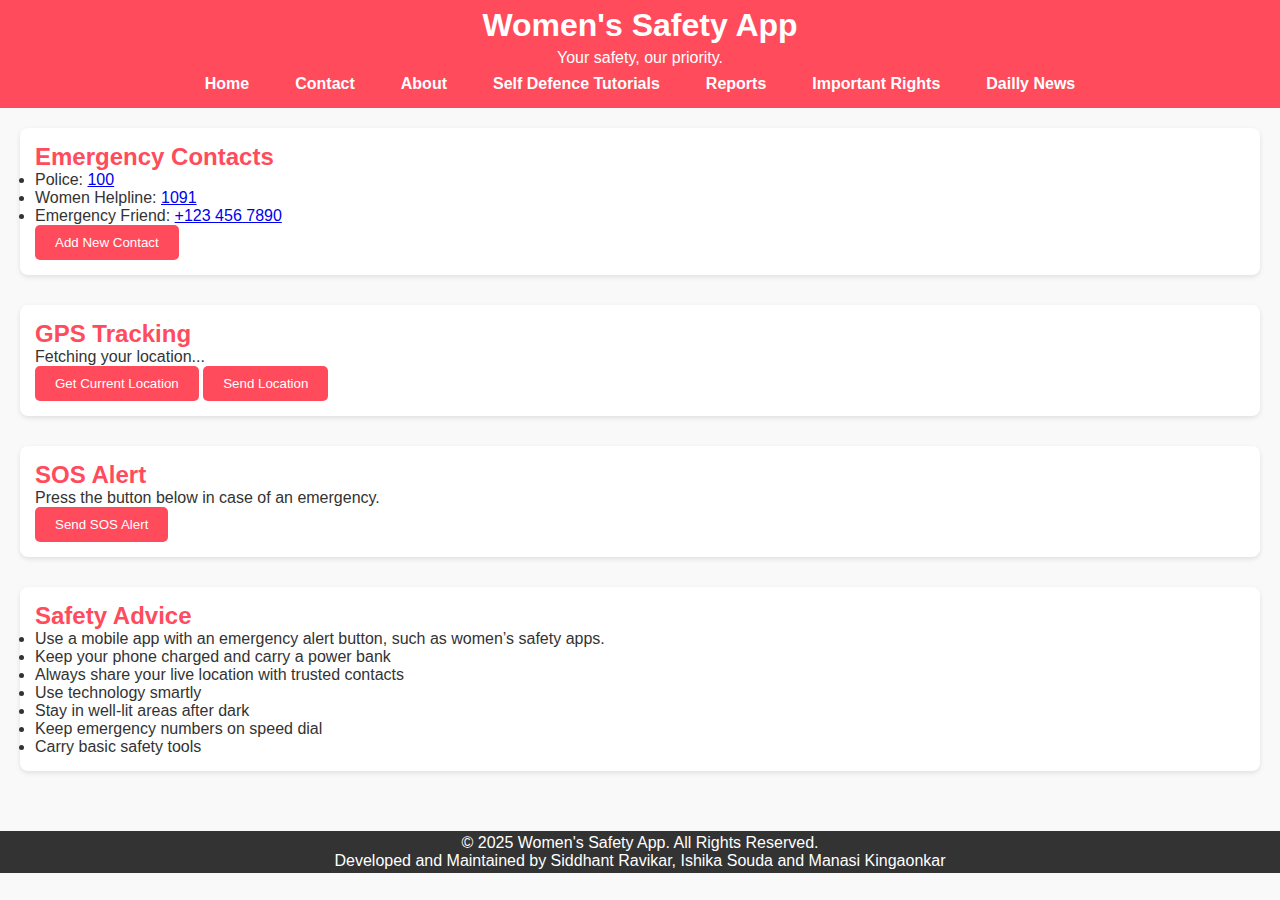
<file: index.html>
<!DOCTYPE html>
<html lang="en">
<head>
  <meta charset="UTF-8">
  <meta name="viewport" content="width=device-width, initial-scale=1.0">
  <title>Women's Safety App</title>
  <link rel="stylesheet" href="style.css">
</head>
<body>
  <header>
    <h1>Women's Safety App</h1>
    <p>Your safety, our priority.</p>
    <ul class="navitems">
      <li><a href="index.html">Home</a></li>
      <li><a href="contact.html">Contact</a></li>
      <li><a href="about.html">About</a></li>
      <li><a href="https://rohit4432.github.io/wsa.safety/">Self Defence Tutorials</a></li>
      <li><a href="https://rohit4432.github.io/wsa.reports/">Reports</a></li>
      <li><a href="https://github.com/Rohit4432/wsa.rights">Important Rights</a></li>
      <li><a href="https://rohit4432.github.io/wsa.news/">Dailly News</a></li>
    </ul> 
  </header>

  <main>
    <section id="emergency-contacts">
      <h2>Emergency Contacts</h2>
      <ul id="contacts-list">
        <li>Police: <a href="tel:100">100</a></li>
        <li>Women Helpline: <a href="tel:1091">1091</a></li>
        <li>Emergency Friend: <a href="tel:+1234567890">+123 456 7890</a></li>
      </ul>
      <button id="add-contact-btn">Add New Contact</button>
    </section>

    <section id="gps-tracking">
      <h2>GPS Tracking</h2>
      <p id="location-status">Fetching your location...</p>
      <button id="get-location-btn">Get Current Location</button>
      <button id="send-location-btn">Send Location</button>
    </section>

    <section id="sos">
      <h2>SOS Alert</h2>
      <p>Press the button below in case of an emergency.</p>
      <button id="sos-btn">Send SOS Alert</button>
    </section>

    <section id="safety-advice">
      <h2>Safety Advice</h2>
      <ul>
        <li>Use a mobile app with an emergency alert button, such as women’s safety apps.</li>
        <li>Keep your phone charged and carry a power bank</li>
        <li>Always share your live location with trusted contacts</li>
        <li>Use technology smartly</li>
        <li>Stay in well-lit areas after dark</li>
        <li>Keep emergency numbers on speed dial</li>
        <li>Carry basic safety tools</li>
      </ul>
    </section>
  </main>

  <footer>
    <p>&copy; 2025 Women's Safety App. All Rights Reserved.</p>
    <p>Developed and Maintained by Siddhant Ravikar, Ishika Souda and Manasi Kingaonkar </p>
  </footer>

  <script src="script.js"></script>
</body>
</html>
</file>
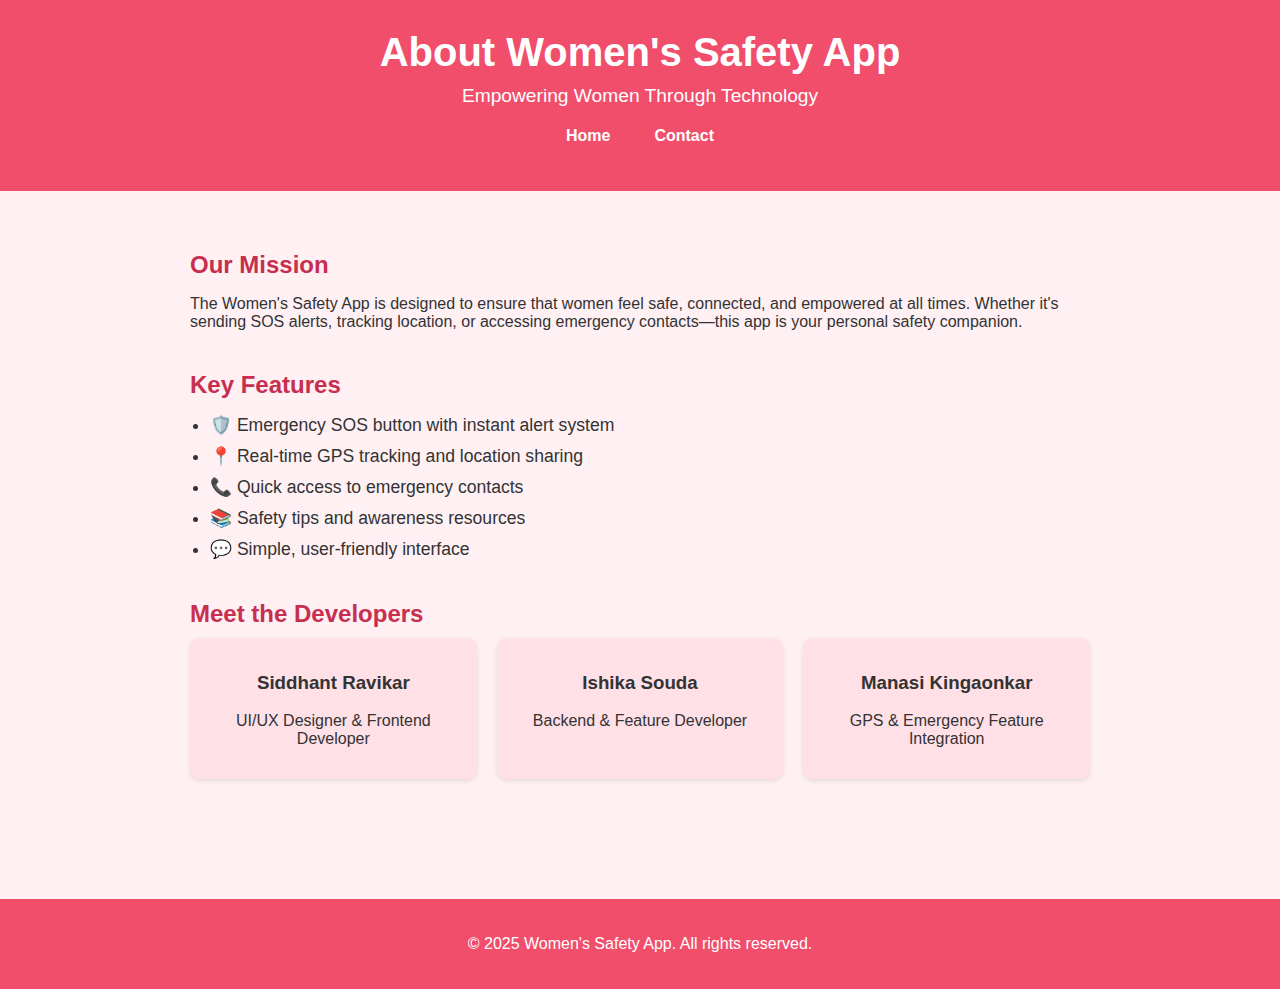
<file: about.html>
<!DOCTYPE html>
<html lang="en">
<head>
  <meta charset="UTF-8">
  <meta name="viewport" content="width=device-width, initial-scale=1">
  <title>About | Women's Safety App</title>
  <link rel="stylesheet" href="about.css">
</head>
<body>
  <header>
    <h1>About Women's Safety App</h1>
    <p>Empowering Women Through Technology</p>
    <nav>
      <ul class="navitems">
        <li><a href="index.html">Home</a></li>
        <li><a href="contact.asp">Contact</a></li>
      </ul>
    </nav>
  </header>

  <main>
    <section class="about-section">
      <h2>Our Mission</h2>
      <p>
        The Women's Safety App is designed to ensure that women feel safe, connected, and empowered at all times.
        Whether it's sending SOS alerts, tracking location, or accessing emergency contacts—this app is your personal safety companion.
      </p>
    </section>

    <section class="features-section">
      <h2>Key Features</h2>
      <ul>
        <li>🛡️ Emergency SOS button with instant alert system</li>
        <li>📍 Real-time GPS tracking and location sharing</li>
        <li>📞 Quick access to emergency contacts</li>
        <li>📚 Safety tips and awareness resources</li>
        <li>💬 Simple, user-friendly interface</li>
      </ul>
    </section>

    <section class="team-section">
      <h2>Meet the Developers</h2>
      <div class="team">
        <div class="member">
          <h3>Siddhant Ravikar</h3>
          <p>UI/UX Designer & Frontend Developer</p>
        </div>
        <div class="member">
          <h3>Ishika Souda</h3>
          <p>Backend & Feature Developer</p>
        </div>
        <div class="member">
          <h3>Manasi Kingaonkar</h3>
          <p>GPS & Emergency Feature Integration</p>
        </div>
      </div>
    </section>
  </main>

  <footer>
    <p>&copy; 2025 Women's Safety App. All rights reserved.</p>
  </footer>
</body>
</html>
</file>
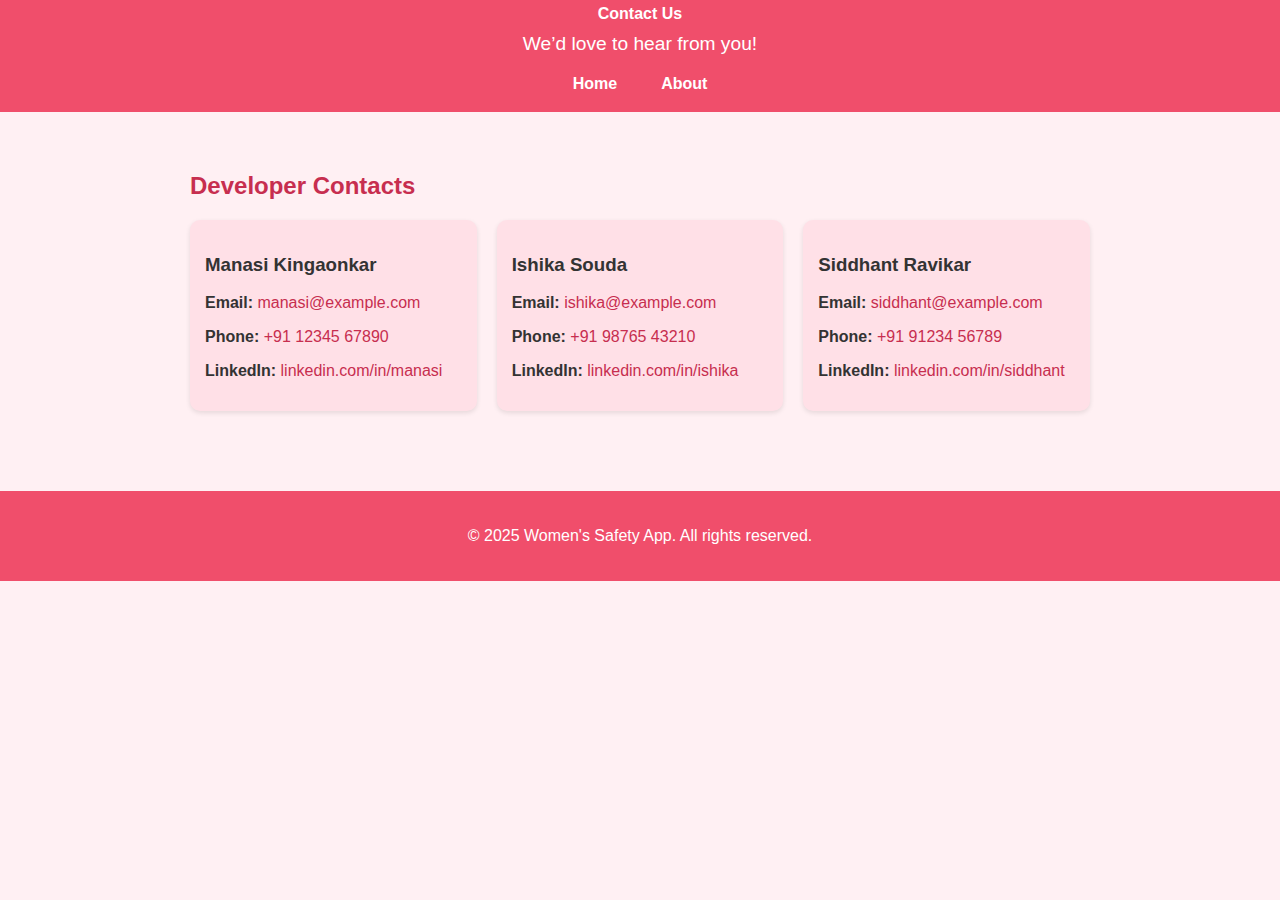
<file: contact.html>
<!DOCTYPE html>
<html lang="en">
<head>
  <meta charset="UTF-8" />
  <meta name="viewport" content="width=device-width, initial-scale=1.0"/>
  <title>Contact Us | Women's Safety App</title>
  <link rel="stylesheet" href="contact.css" />
</head>
<body>
  <header>
    <h1>Contact Us</h1>
    <p>We’d love to hear from you!</p>
    <nav>
      <ul class="navitems">
        <li><a href="index.html">Home</a></li>
        <li><a href="about.html">About</a></li>
      </ul>
    </nav>
  </header>

  <main>
   

    <section class="developer-contacts">
      <h2>Developer Contacts</h2>
      <div class="team">
        <div class="member">
          <h3>Manasi Kingaonkar</h3>
          <p><strong>Email:</strong> <a href="mailto:manasi@example.com">manasi@example.com</a></p>
          <p><strong>Phone:</strong> <a href="tel:+911234567890">+91 12345 67890</a></p>
          <p><strong>LinkedIn:</strong> <a href="https://linkedin.com/in/manasi" target="_blank">linkedin.com/in/manasi</a></p>
        </div>
        <div class="member">
          <h3>Ishika Souda</h3>
          <p><strong>Email:</strong> <a href="mailto:ishika@example.com">ishika@example.com</a></p>
          <p><strong>Phone:</strong> <a href="tel:+919876543210">+91 98765 43210</a></p>
          <p><strong>LinkedIn:</strong> <a href="https://linkedin.com/in/ishika" target="_blank">linkedin.com/in/ishika</a></p>
        </div>
        <div class="member">
          <h3>Siddhant Ravikar</h3>
          <p><strong>Email:</strong> <a href="mailto:siddhant@example.com">siddhant@example.com</a></p>
          <p><strong>Phone:</strong> <a href="tel:+919123456789">+91 91234 56789</a></p>
          <p><strong>LinkedIn:</strong> <a href="https://linkedin.com/in/siddhant" target="_blank">linkedin.com/in/siddhant</a></p>
        </div>
      </div>
    </section>
  </main>

  <footer>
    <p>&copy; 2025 Women's Safety App. All rights reserved.</p>
  </footer>
</body>
</html>
</file>
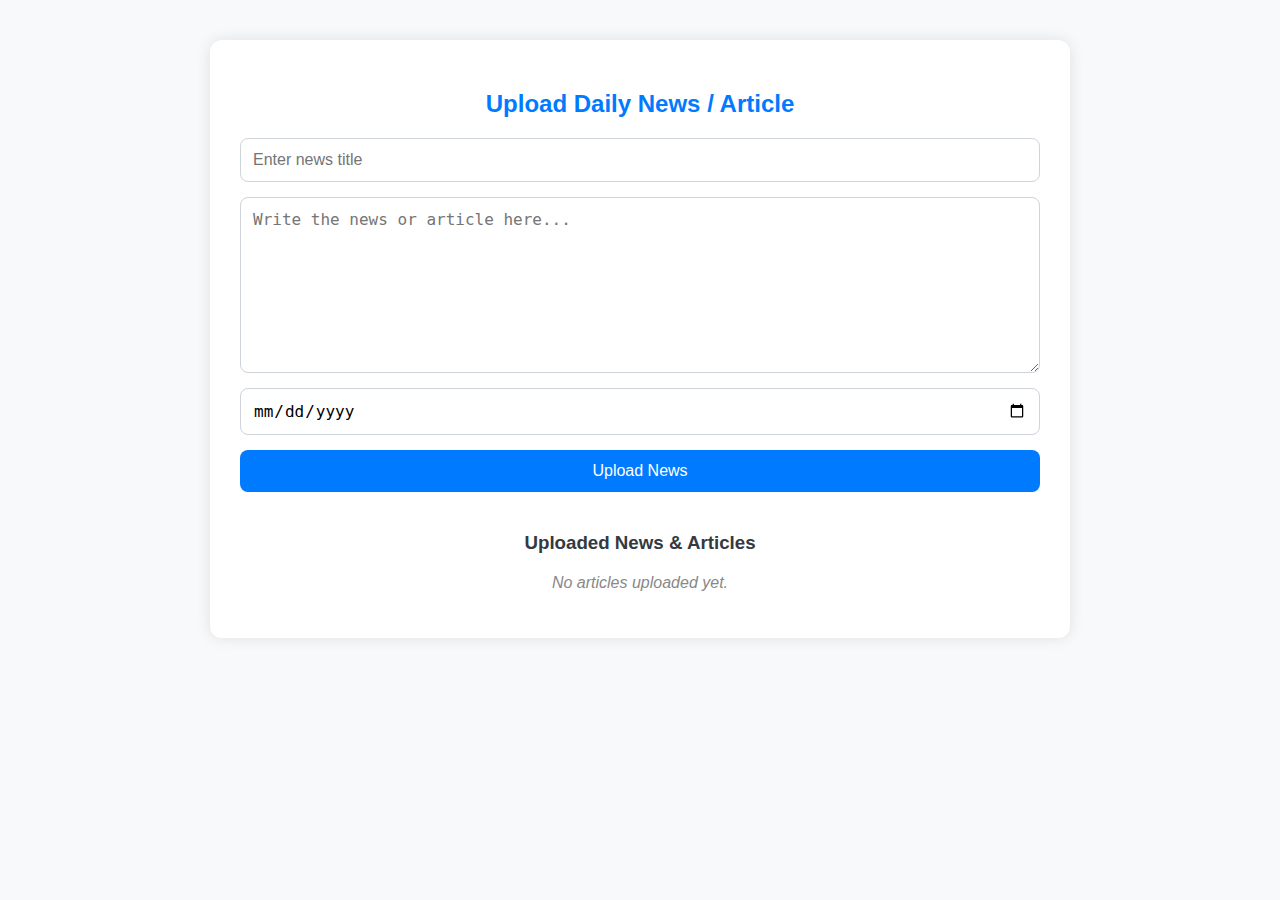
<file: news.html>
<!DOCTYPE html>
<html lang="en">

<head>
  <meta charset="UTF-8">
  <meta name="viewport" content="width=device-width, initial-scale=1.0">
  <title>Upload News / Article</title>
  <link rel="stylesheet" href="news.css">
</head>

<body>
  <div class="upload-container">
    <h2>Upload Daily News / Article</h2>
    <form id="newsForm">
      <input type="text" id="title" placeholder="Enter news title" required>
      <textarea id="content" placeholder="Write the news or article here..." required></textarea>
      <input type="date" id="date" required>
      <button type="submit">Upload News</button>
    </form>

    <div class="uploaded-news">
      <h3>Uploaded News & Articles</h3>
      <div id="newsDisplay"></div>
    </div>
  </div>

  <script src="news.js"></script>
</body>

</html>
</file>
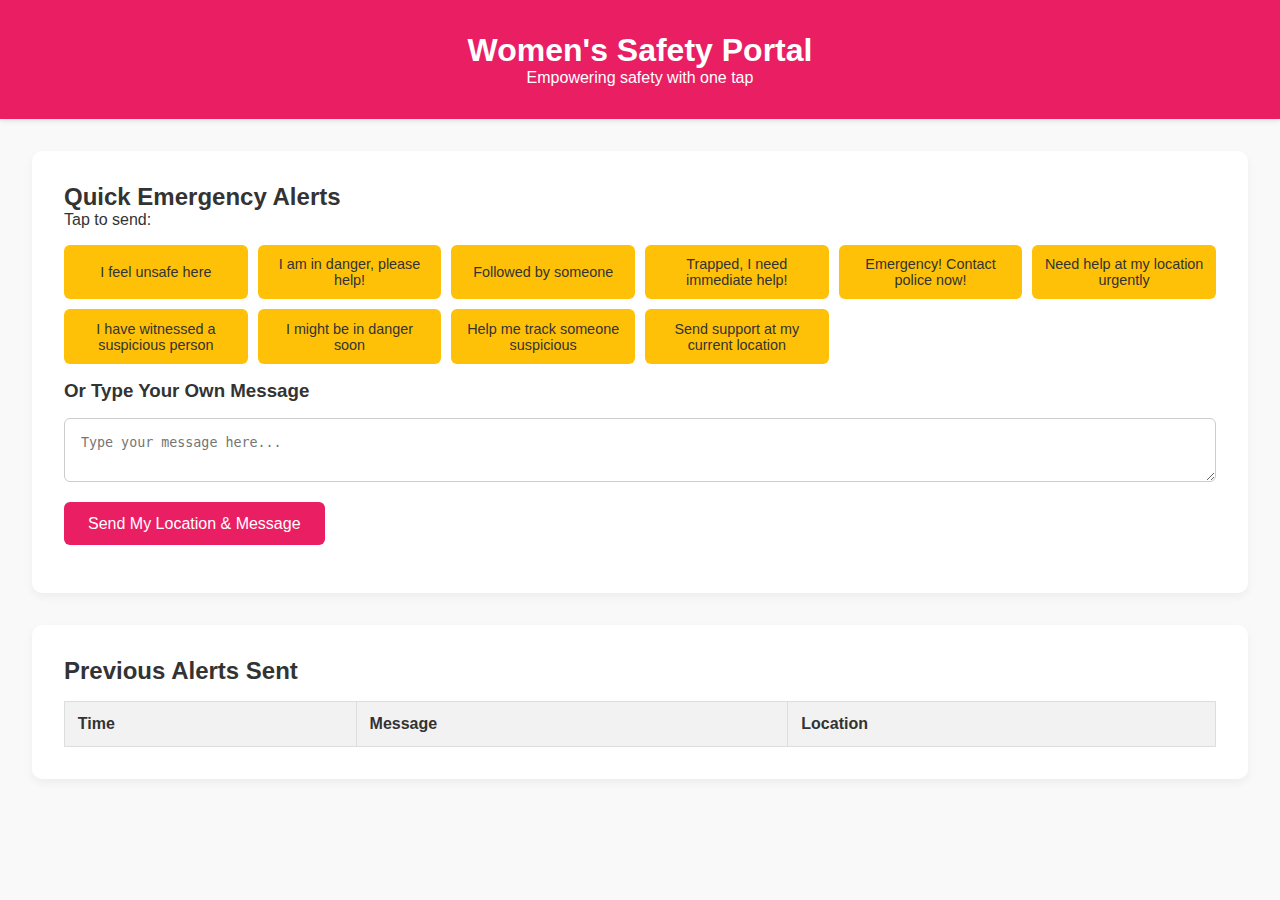
<file: reports.html>
<!DOCTYPE html>
<html lang="en">
<head>
  <meta charset="UTF-8" />
  <meta name="viewport" content="width=device-width, initial-scale=1.0"/>
  <title>Women's Safety Portal</title>
  <link rel="stylesheet" href="reports.css" />
</head>
<body>
  <header>
    <h1>Women's Safety Portal</h1>
    <p>Empowering safety with one tap</p>
  </header>

  <main>
    <!-- Emergency Alert Module -->
    <section class="section">
      <h2>Quick Emergency Alerts</h2>
      <div class="quick-messages">
        <p>Tap to send:</p>
        <div class="message-grid" id="predefinedMessages"></div>
      </div>

      <h3>Or Type Your Own Message</h3>
      <textarea id="customMessage" placeholder="Type your message here..."></textarea>
      <button onclick="sendCustomAlert()">Send My Location & Message</button>
      <p class="status" id="alertStatus"></p>
    </section>

    <!-- Previous Alerts Table -->
    <section class="section">
      <h2>Previous Alerts Sent</h2>
      <div class="table-container">
        <table id="alertTable">
          <thead>
            <tr>
              <th>Time</th>
              <th>Message</th>
              <th>Location</th>
            </tr>
          </thead>
          <tbody></tbody>
        </table>
      </div>
    </section>

    <!-- Feedback Section -->
    
  </main>

  <script src="reports.js"></script>
</body>
</html>
</file>
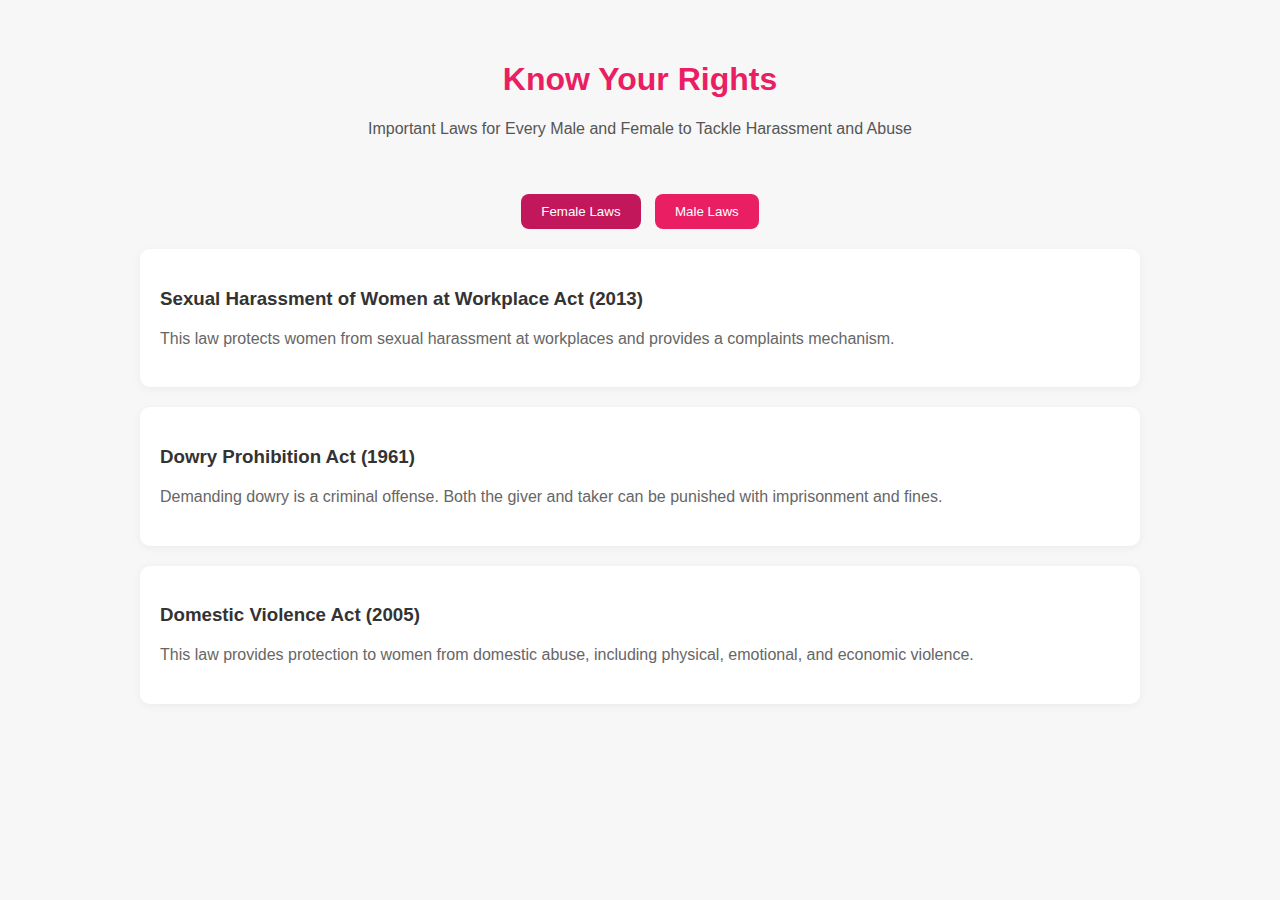
<file: rights.html>
<!DOCTYPE html>
<html lang="en">
<head>
  <meta charset="UTF-8" />
  <meta name="viewport" content="width=device-width, initial-scale=1.0"/>
  <title>Know Your Rights - Women's Safety</title>
  <link rel="stylesheet" href="rights.css" />
</head>
<body>
  <div class="container">
    <header>
      <h1>Know Your Rights</h1>
      <p>Important Laws for Every Male and Female to Tackle Harassment and Abuse</p>

      <!-- Language Translate Dropdown -->
      <div id="google_translate_element"></div>
    </header>

    <!-- Tabs for Male/Female -->
    <div class="tabs">
      <button class="tab-button active" onclick="showSection('female')">Female Laws</button>
      <button class="tab-button" onclick="showSection('male')">Male Laws</button>
    </div>

    <!-- Female Section -->
    <section id="female" class="law-section active-section">
      <div class="law-card">
        <h3>Sexual Harassment of Women at Workplace Act (2013)</h3>
        <p>This law protects women from sexual harassment at workplaces and provides a complaints mechanism.</p>
      </div>
      <div class="law-card">
        <h3>Dowry Prohibition Act (1961)</h3>
        <p>Demanding dowry is a criminal offense. Both the giver and taker can be punished with imprisonment and fines.</p>
      </div>
      <div class="law-card">
        <h3>Domestic Violence Act (2005)</h3>
        <p>This law provides protection to women from domestic abuse, including physical, emotional, and economic violence.</p>
      </div>
    </section>

    <!-- Male Section -->
    <section id="male" class="law-section">
      <div class="law-card">
        <h3>Section 498A (Misuse Protection)</h3>
        <p>Men falsely accused under dowry laws can defend themselves through legal remedies and file counter cases.</p>
      </div>
      <div class="law-card">
        <h3>Protection from False Rape Allegations</h3>
        <p>Filing false rape cases is a punishable offense. Victims of such misuse can approach Human Rights Commission.</p>
      </div>
      <div class="law-card">
        <h3>Equal Opportunity Employment</h3>
        <p>Men facing gender discrimination at the workplace have legal rights to seek justice under labor laws.</p>
      </div>
    </section>
  </div>

  <!-- Google Translate Script -->
  <script type="text/javascript">
    function googleTranslateElementInit() {
      new google.translate.TranslateElement({pageLanguage: 'en'}, 'google_translate_element');
    }
  </script>
  <script src="//translate.google.com/translate_a/element.js?cb=googleTranslateElementInit"></script>

  <script src="rights.js"></script>
</body>
</html>
</file>
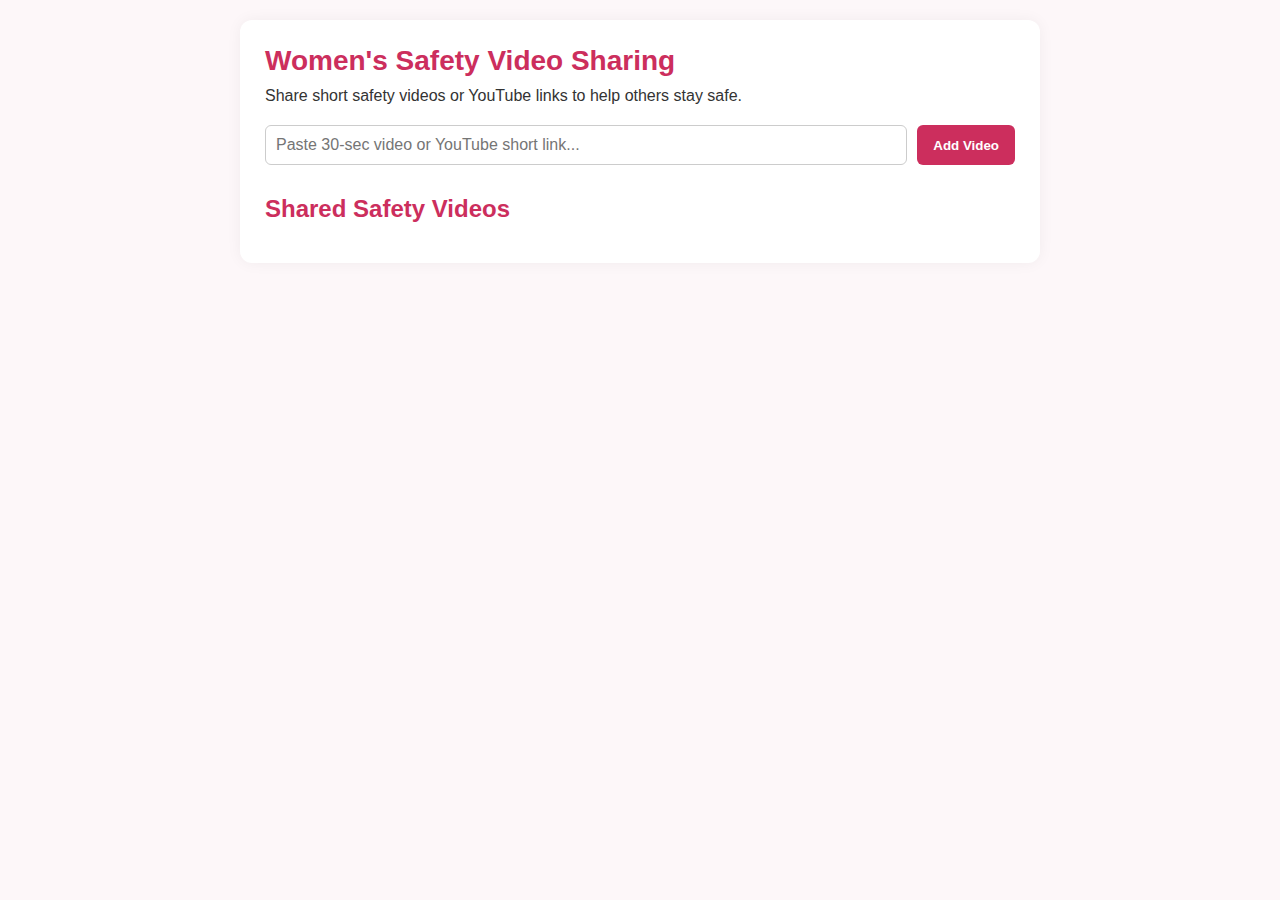
<file: safety.html>
<!DOCTYPE html>
<html lang="en">
<head>
  <meta charset="UTF-8" />
  <meta name="viewport" content="width=device-width, initial-scale=1.0" />
  <title>Women's Safety App</title>
  <link rel="stylesheet" href="safety.css" />
</head>
<body>
  <div class="container">
    <h1>Women's Safety Video Sharing</h1>
    <p>Share short safety videos or YouTube links to help others stay safe.</p>

    <div class="input-section">
      <input type="url" id="videoLinkInput" placeholder="Paste 30-sec video or YouTube short link..." />
      <button onclick="addVideo()">Add Video</button>
    </div>

    <div class="video-section">
      <h2>Shared Safety Videos</h2>
      <div id="videoList" class="video-list"></div>
    </div>
  </div>

  <script src="safety.js"></script>
</body>
</html>
</file>
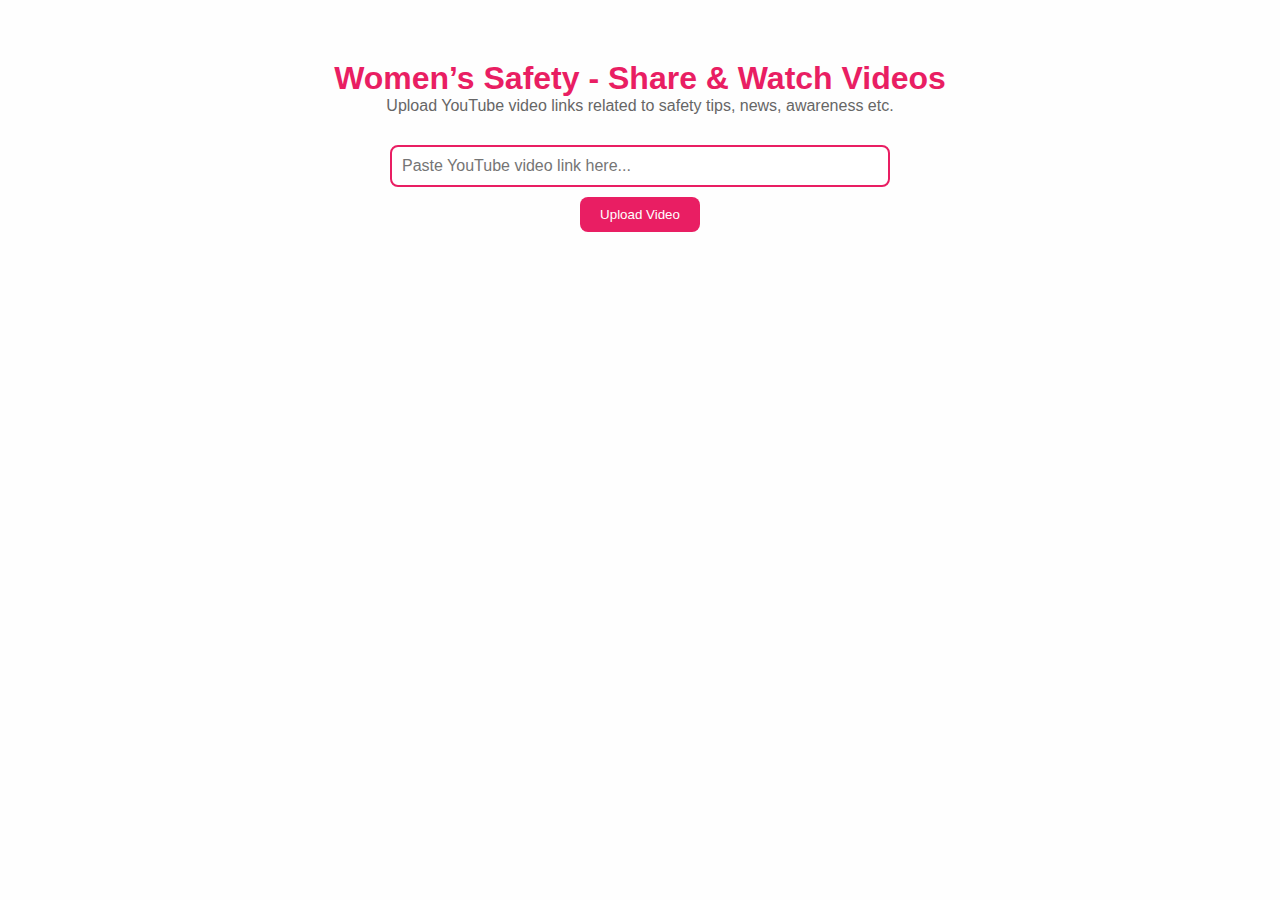
<file: selfDefence.html>
<!DOCTYPE html>
<html lang="en">
<head>
  <meta charset="UTF-8" />
  <meta name="viewport" content="width=device-width, initial-scale=1.0"/>
  <title>Women's Safety - Video Upload</title>
  <link rel="stylesheet" href="selfDefence.css" />
</head>
<body>
  <div class="container">
    <header>
      <h1>Women’s Safety - Share & Watch Videos</h1>
      <p>Upload YouTube video links related to safety tips, news, awareness etc.</p>
    </header>

    <section class="link-section">
      <input type="url" id="videoInput" placeholder="Paste YouTube video link here..." required />
      <button onclick="addVideo()">Upload Video</button>
    </section>

    <section class="videos" id="videoContainer">
      <!-- Videos will appear here -->
    </section>
  </div>

  <script src="selfDefence.js"></script>
</body>
</html>
</file>
<file: style.css>
/* styles.css */
* {
  padding: 0;
  margin: 0;
}

body {
  font-family: Arial, sans-serif;
  margin: 0;
  padding: 0;
  background-color: #f9f9f9;
  color: #333;
}

.navitems {
  list-style-type: none;
  padding: 4px;
  margin: 4px;
  display: flex;
  justify-content: center;
  gap: 30px;
}

.navitems li {
  display: inline;
}

.navitems a {
  text-decoration: none;
  color: white;
  font-weight: bold;
  padding: 2px 8px;
  border-radius: 5px;
  transition: background-color 0.3s ease;
}

.navitems a:hover {
  background-color: #d63a57;
}

header {
  background-color: #ff4b5c;
  color: #fff;
  text-align: center;
  padding: 7px 10px;
  position: sticky;
  top: 0;
}

header h1 {
  margin: 0;
  font-size: 2rem;
}

header p {
  font-size: 1rem;
  margin-top: 5px;
}

main {
  padding: 20px;
}

section {
  margin-bottom: 30px;
  padding: 15px;
  border-radius: 8px;
  background-color: #fff;
  box-shadow: 0 2px 5px rgba(0, 0, 0, 0.1);
}

section h2 {
  color: #ff4b5c;
}

button {
  background-color: #ff4b5c;
  color: #fff;
  border: none;
  padding: 10px 20px;
  border-radius: 5px;
  cursor: pointer;
}

button:hover {
  background-color: #e0434e;
}

footer {
  text-align: center;
  padding: 3px;
  background-color: #333;
  color: #fff;
  margin-top: 10px;
  position: sticky;
  bottom: 0;
}
</file>
<file: about.css>
body {
    margin: 0;
    font-family: 'Segoe UI', Tahoma, Geneva, Verdana, sans-serif;
    background-color: #fff0f3;
    color: #333;
  }
  
  header {
    background-color: #f04e6b;
    color: white;
    padding: 30px 20px;
    text-align: center;
  }
  
  header h1 {
    margin: 0;
    font-size: 2.5rem;
  }
  
  header p {
    font-size: 1.2rem;
    margin-top: 10px;
  }
  
  .navitems {
    list-style: none;
    padding: 0;
    margin-top: 20px;
    display: flex;
    justify-content: center;
    gap: 20px;
  }
  
  .navitems a {
    color: white;
    text-decoration: none;
    font-weight: bold;
    padding: 8px 12px;
    border-radius: 5px;
    transition: background 0.3s ease;
  }
  
  .navitems a:hover {
    background-color: #d63a57;
  }
  
  main {
    padding: 40px 20px;
    max-width: 900px;
    margin: auto;
  }
  
  .about-section,
  .features-section,
  .team-section {
    margin-bottom: 40px;
  }
  
  h2 {
    color: #c72e4f;
    margin-bottom: 10px;
  }
  
  .features-section ul {
    padding-left: 20px;
  }
  
  .features-section li {
    margin-bottom: 10px;
    font-size: 1.1rem;
  }
  
  .team {
    display: flex;
    flex-wrap: wrap;
    gap: 20px;
  }
  
  .member {
    flex: 1;
    min-width: 200px;
    background-color: #ffe0e7;
    padding: 15px;
    border-radius: 10px;
    box-shadow: 0 2px 5px rgba(0,0,0,0.1);
    text-align: center;
  }
  
  footer {
    background-color: #f04e6b;
    color: white;
    text-align: center;
    padding: 20px;
    margin-top: 40px;
  }
</file>
<file: contact.css>
body {
    margin: 0;
    font-family: 'Segoe UI', Tahoma, Geneva, Verdana, sans-serif;
    background-color: #fff0f3;
    color: #333;
}

header {
    background-color: #f04e6b;
    color: white;
    padding: 3px 2px;
    text-align: center;
    position: sticky;
    top: 0;
}

header h1 {
    margin: 2px;
    font-size: 1rem;
}

header p {
    font-size: 1.2rem;
    margin-top: 10px;
}

.navitems {
    list-style: none;
    padding: 0;
    margin-top: 20px;
    display: flex;
    justify-content: center;
    gap: 20px;
}

.navitems a {
    color: white;
    text-decoration: none;
    font-weight: bold;
    padding: 8px 12px;
    border-radius: 5px;
    transition: background 0.3s ease;
}

.navitems a:hover {
    background-color: #d63a57;
}

main {
    padding: 40px 20px;
    max-width: 900px;
    margin: auto;
}

.developer-contacts h2 {
    color: #c72e4f;
}



button {
    background-color: #f04e6b;
    color: white;
    border: none;
    padding: 12px;
    border-radius: 8px;
    font-size: 1rem;
    cursor: pointer;
    transition: background 0.3s ease;
}

button:hover {
    background-color: #d63a57;
}

.team {
    display: flex;
    flex-wrap: wrap;
    gap: 20px;
    margin-top: 20px;
}

.member {
    flex: 1;
    min-width: 240px;
    background-color: #ffe0e7;
    padding: 15px;
    border-radius: 10px;
    box-shadow: 0 2px 5px rgba(0, 0, 0, 0.1);
}

.member a {
    color: #c72e4f;
    text-decoration: none;
}

.member a:hover {
    text-decoration: underline;
}

footer {
    background-color: #f04e6b;
    color: white;
    text-align: center;
    padding: 20px;
    margin-top: 40px;
}
</file>
<file: news.css>
body {
    font-family: 'Segoe UI', Tahoma, Geneva, Verdana, sans-serif;
    background: #f8f9fa;
    margin: 0;
    padding: 0;
    color: #333;
  }
  
  .upload-container {
    max-width: 800px;
    margin: 40px auto;
    background: #ffffff;
    padding: 30px;
    border-radius: 12px;
    box-shadow: 0 0 15px rgba(0, 0, 0, 0.1);
  }
  
  .upload-container h2 {
    text-align: center;
    color: #007bff;
    margin-bottom: 20px;
  }
  
  form {
    display: flex;
    flex-direction: column;
    gap: 15px;
  }
  
  form input[type="text"],
  form input[type="date"],
  form textarea {
    padding: 12px;
    border: 1px solid #ced4da;
    border-radius: 8px;
    font-size: 16px;
    resize: vertical;
  }
  
  form textarea {
    min-height: 150px;
  }
  
  form button {
    padding: 12px;
    background: #007bff;
    border: none;
    color: white;
    font-size: 16px;
    border-radius: 8px;
    cursor: pointer;
    transition: background 0.3s ease;
  }
  
  form button:hover {
    background: #0056b3;
  }
  
  .uploaded-news {
    margin-top: 40px;
  }
  
  .uploaded-news h3 {
    text-align: center;
    color: #343a40;
    margin-bottom: 20px;
  }
  
  #newsDisplay .news-item {
    background: #f1f3f5;
    border-left: 5px solid #007bff;
    margin-bottom: 20px;
    padding: 20px;
    border-radius: 8px;
    transition: transform 0.2s ease-in-out;
  }
  
  #newsDisplay .news-item:hover {
    transform: translateY(-3px);
  }
  
  #newsDisplay .news-item h4 {
    margin: 0 0 10px;
    color: #007bff;
  }
  
  #newsDisplay .news-header {
    display: flex;
    justify-content: space-between;
    align-items: center;
    margin-bottom: 10px;
  }
  
  .no-news {
    text-align: center;
    color: #888;
    font-style: italic;
  }
  
  @media (max-width: 600px) {
    .upload-container {
      margin: 20px;
      padding: 20px;
    }
  
    form input,
    form textarea,
    form button {
      font-size: 14px;
    }
  
    #newsDisplay .news-item {
      padding: 15px;
    }
  }
</file>
<file: reports.css>
* {
    margin: 0;
    padding: 0;
    box-sizing: border-box;
  }
  
  body {
    font-family: 'Segoe UI', sans-serif;
    background-color: #f9f9f9;
    color: #333;
  }
  
  header {
    background: #e91e63;
    color: white;
    text-align: center;
    padding: 2rem 1rem;
    box-shadow: 0 2px 5px rgba(0,0,0,0.1);
  }
  
  main {
    padding: 2rem;
  }
  
  .section {
    background: #fff;
    margin-bottom: 2rem;
    padding: 2rem;
    border-radius: 10px;
    box-shadow: 0 4px 10px rgba(0,0,0,0.05);
  }
  
  textarea {
    width: 100%;
    padding: 1rem;
    margin: 1rem 0;
    border-radius: 6px;
    border: 1px solid #ccc;
    resize: vertical;
  }
  
  button {
    background-color: #e91e63;
    color: white;
    padding: 0.8rem 1.5rem;
    border: none;
    border-radius: 6px;
    font-size: 1rem;
    cursor: pointer;
  }
  
  button:hover {
    background-color: #c2185b;
  }
  
  .status {
    margin-top: 1rem;
    font-weight: bold;
    color: green;
  }
  
  .message-grid {
    display: grid;
    grid-template-columns: repeat(auto-fill, minmax(160px, 1fr));
    gap: 10px;
    margin: 1rem 0;
  }
  
  .message-grid button {
    background-color: #ffc107;
    color: #333;
    padding: 0.7rem;
    font-size: 0.9rem;
  }
  
  .message-grid button:hover {
    background-color: #ffb300;
  }
  
  .table-container {
    overflow-x: auto;
  }
  
  table {
    width: 100%;
    border-collapse: collapse;
    margin-top: 1rem;
  }
  
  th, td {
    border: 1px solid #ddd;
    padding: 0.8rem;
    text-align: left;
  }
  
  th {
    background-color: #f2f2f2;
  }
  
  @media (max-width: 600px) {
    main {
      padding: 1rem;
    }
  
    .section {
      padding: 1rem;
    }
  }
</file>
<file: rights.css>
body {
    font-family: 'Segoe UI', sans-serif;
    margin: 0;
    background-color: #f7f7f7;
  }
  
  .container {
    max-width: 1000px;
    margin: auto;
    padding: 20px;
  }
  
  header {
    text-align: center;
    padding: 20px;
  }
  
  header h1 {
    color: #e91e63;
    font-size: 2rem;
  }
  
  header p {
    color: #555;
    margin-top: 10px;
  }
  
  #google_translate_element {
    margin-top: 10px;
  }
  
  .tabs {
    text-align: center;
    margin: 20px 0;
  }
  
  .tab-button {
    padding: 10px 20px;
    margin: 0 5px;
    background-color: #e91e63;
    color: white;
    border: none;
    border-radius: 8px;
    cursor: pointer;
    transition: background-color 0.3s;
  }
  
  .tab-button:hover,
  .tab-button.active {
    background-color: #c2185b;
  }
  
  .law-section {
    display: none;
    animation: fadeIn 0.5s ease;
  }
  
  .active-section {
    display: block;
  }
  
  .law-card {
    background: white;
    border-radius: 10px;
    padding: 20px;
    margin-bottom: 20px;
    box-shadow: 0 2px 10px rgba(0,0,0,0.05);
  }
  
  .law-card h3 {
    color: #333;
    margin-bottom: 10px;
  }
  
  .law-card p {
    color: #666;
    line-height: 1.6;
  }
  
  @keyframes fadeIn {
    from { opacity: 0; transform: translateY(10px); }
    to { opacity: 1; transform: translateY(0); }
  }
  
  /* Responsive */
  @media (max-width: 600px) {
    .tab-button {
      width: 100%;
      margin-bottom: 10px;
    }
  }
</file>
<file: selfDefence.css>
* {
  box-sizing: border-box;
  margin: 0;
  padding: 0;
}

body {
  font-family: 'Segoe UI', sans-serif;
  background: #fefefe;
  color: #333;
}

.container {
  max-width: 900px;
  margin: 40px auto;
  padding: 20px;
}

header {
  text-align: center;
  margin-bottom: 30px;
}

header h1 {
  font-size: 2rem;
  color: #e91e63;
}

header p {
  font-size: 1rem;
  color: #666;
}

.link-section {
  display: flex;
  flex-direction: column;
  align-items: center;
  gap: 10px;
  margin-bottom: 30px;
}

.link-section input {
  width: 100%;
  max-width: 500px;
  padding: 10px;
  border: 2px solid #e91e63;
  border-radius: 8px;
  font-size: 1rem;
}

.link-section button {
  padding: 10px 20px;
  background: #e91e63;
  border: none;
  color: white;
  border-radius: 8px;
  cursor: pointer;
  transition: background 0.3s ease;
}

.link-section button:hover {
  background: #c2185b;
}

.videos {
  display: grid;
  grid-template-columns: repeat(auto-fit, minmax(280px, 1fr));
  gap: 20px;
}

.video-card {
  background: #fff;
  border: 1px solid #ddd;
  border-radius: 12px;
  padding: 10px;
  box-shadow: 0 2px 10px rgba(0,0,0,0.05);
}

.video-card iframe {
  width: 100%;
  height: 200px;
  border-radius: 8px;
}
</file>
<file: safety.css>
/* Reset + Base Styling */
* {
    margin: 0;
    padding: 0;
    box-sizing: border-box;
  }
  
  body {
    font-family: 'Segoe UI', sans-serif;
    background: #fdf7f9;
    color: #333;
    padding: 20px;
  }
  
  .container {
    max-width: 800px;
    margin: auto;
    background: #fff;
    padding: 25px;
    border-radius: 12px;
    box-shadow: 0 0 15px rgba(0,0,0,0.05);
  }
  
  /* Headings */
  h1 {
    color: #cc2e5d;
    font-size: 28px;
    margin-bottom: 10px;
  }
  p {
    margin-bottom: 20px;
  }
  
  /* Input Section */
  .input-section {
    display: flex;
    gap: 10px;
    margin-bottom: 30px;
  }
  
  input[type="url"] {
    flex: 1;
    padding: 10px;
    font-size: 16px;
    border: 1px solid #ccc;
    border-radius: 6px;
  }
  
  button {
    padding: 10px 16px;
    background-color: #cc2e5d;
    color: white;
    border: none;
    border-radius: 6px;
    cursor: pointer;
    font-weight: bold;
  }
  
  button:hover {
    background-color: #a32249;
  }
  
  /* Video Section */
  .video-section h2 {
    margin-bottom: 15px;
    color: #cc2e5d;
  }
  
  .video-list {
    display: flex;
    flex-direction: column;
    gap: 20px;
  }
  
  iframe {
    width: 100%;
    height: 315px;
    border: none;
    border-radius: 8px;
  }
  
  /* Responsive Design */
  @media (max-width: 600px) {
    .input-section {
      flex-direction: column;
    }
  
    input[type="url"], button {
      width: 100%;
    }
  
    iframe {
      height: 200px;
    }
  }
</file>
